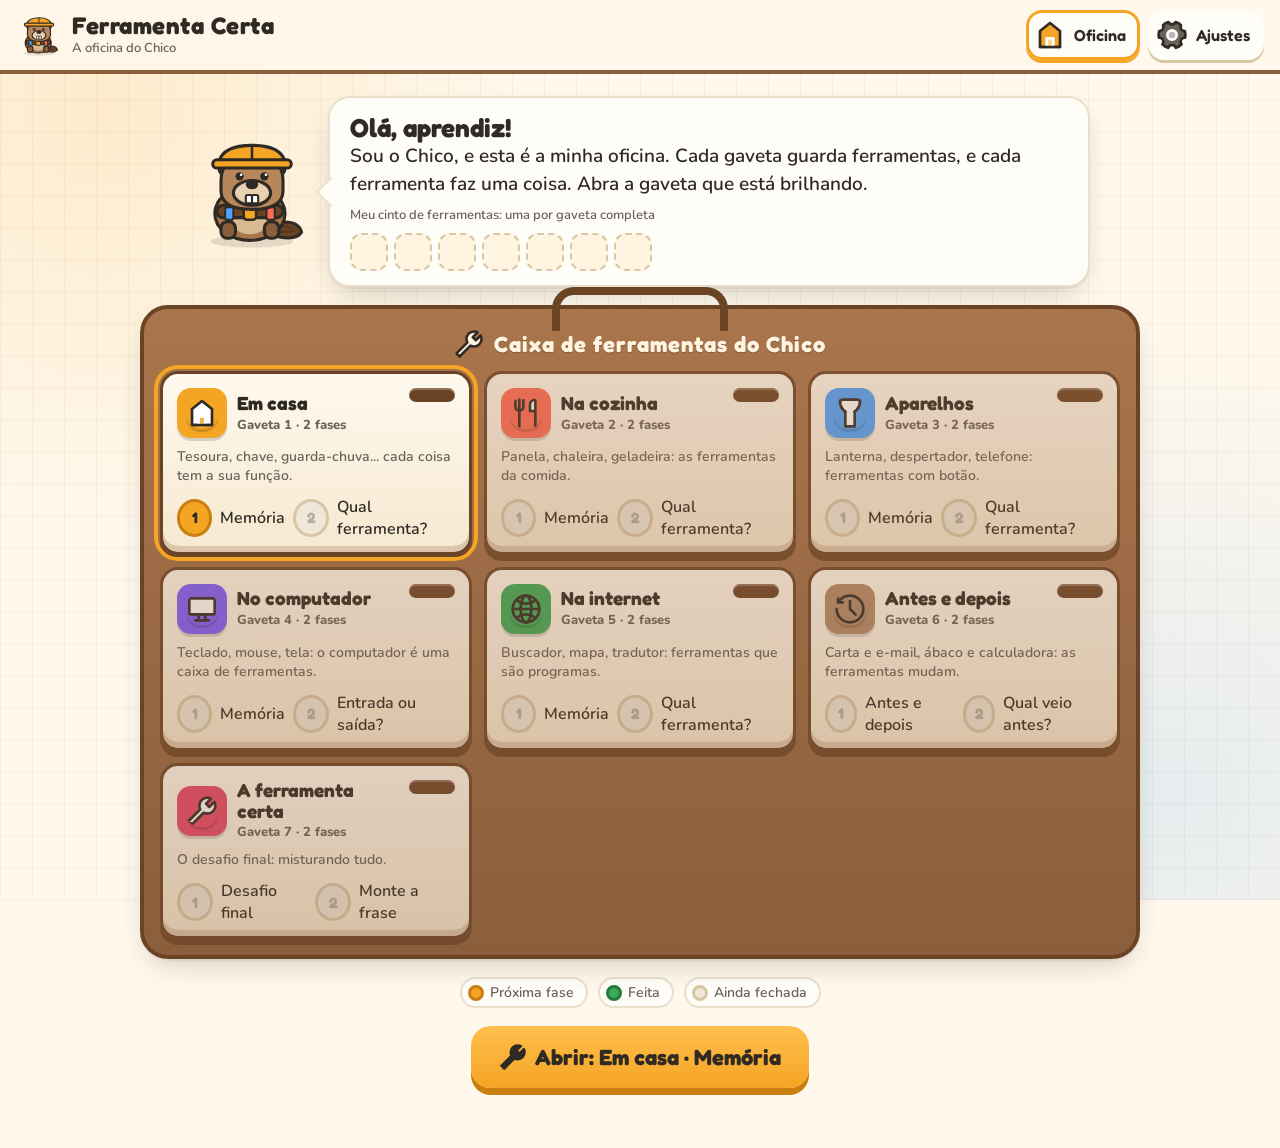
<file: index.html>
<!DOCTYPE html>
<html lang="pt-BR">
<head>
<meta charset="utf-8">
<meta name="viewport" content="width=device-width, initial-scale=1">
<meta name="color-scheme" content="light">
<meta name="theme-color" content="#FFF8EC">
<title>Ferramenta Certa</title>
<meta name="description" content="Jogo educativo para crianças: na oficina do castor Chico, ligue cada ferramenta ao que ela faz. Memória, Qual ferramenta?, Entrada ou saída? e Antes e depois. O computador também é uma caixa de ferramentas.">
<link rel="icon" href="favicon.svg" type="image/svg+xml">
<link rel="preload" href="fontes/fredoka-700.woff2" as="font" type="font/woff2" crossorigin>
<link rel="preload" href="fontes/nunito-600.woff2" as="font" type="font/woff2" crossorigin>
<link rel="stylesheet" href="estilo.css">
</head>
<body>
<div class="fundo" aria-hidden="true"></div>

<header class="barra">
  <button class="marca" id="btInicio" aria-label="Ir para a caixa de ferramentas"><span class="chico-mini" aria-hidden="true"></span><span><b>Ferramenta Certa</b><small>A oficina do Chico</small></span></button>
  <button class="bt-barra" id="btMapa"><span>Oficina</span></button>
  <button class="bt-barra" id="btAjustes" aria-label="Ajustes"><span>Ajustes</span></button>
</header>

<main>
  <section class="tela" id="mapa"></section>

  <section class="tela oculto" id="jogo">
    <div class="jogo-topo">
      <button class="bt-voltar" id="btVoltar">Oficina</button>
      <div class="chip" id="chipGaveta"></div>
      <div class="previa" id="previa" aria-hidden="true"></div>
      <button class="bt-redondo" id="btOuvir" aria-label="Ouvir a instrução"></button>
    </div>
    <div class="palco" id="palco"></div>
    <div class="aviso" id="aviso" aria-live="polite"></div>
  </section>

  <section class="tela oculto" id="ajustes"></section>
</main>

<div class="veu oculto" id="janela" role="dialog" aria-modal="true"></div>
<div class="veu oculto" id="premio" role="dialog" aria-modal="true"></div>

<script src="icones.js"></script>
<script src="jogo.js"></script>
</body>
</html>
</file>
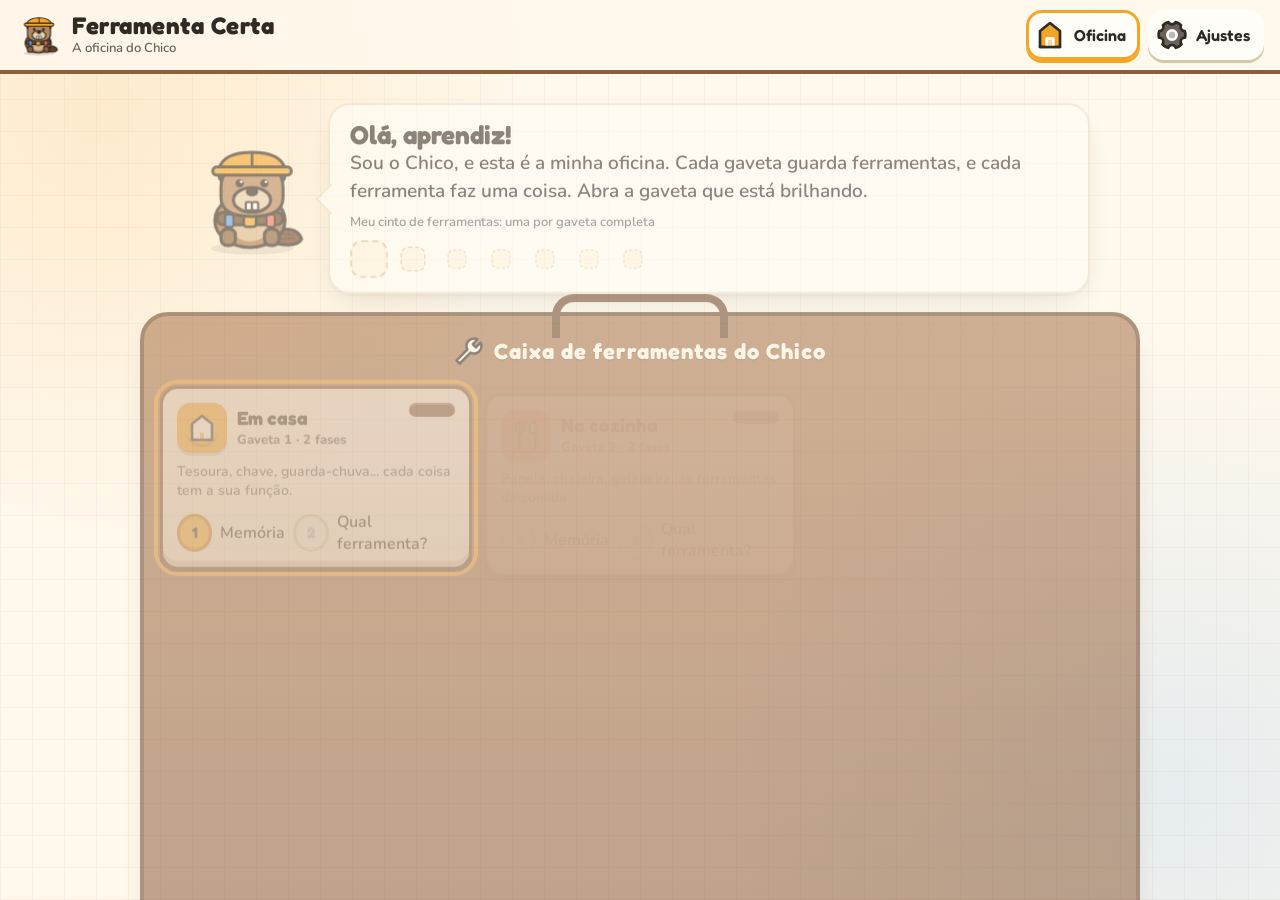
<file: FERRAMENTA-CERTA.html>
<!DOCTYPE html>
<html lang="pt-BR"><head><meta charset="utf-8"><meta http-equiv="refresh" content="0; url=./"><link rel="canonical" href="https://ferramenta-certa.cliick.dev/"><title>FERRAMENTA-CERTA</title></head>
<body><p>O jogo mudou de endereço: <a href="./">ferramenta-certa.cliick.dev</a></p></body></html>
</file>
<file: estilo.css>
@font-face{font-family:"Fredoka";src:url(fontes/fredoka-600.woff2) format("woff2");font-weight:600;font-display:swap}
@font-face{font-family:"Fredoka";src:url(fontes/fredoka-700.woff2) format("woff2");font-weight:700;font-display:swap}
@font-face{font-family:"Nunito";src:url(fontes/nunito-600.woff2) format("woff2");font-weight:600;font-display:swap}
@font-face{font-family:"Nunito";src:url(fontes/nunito-800.woff2) format("woff2");font-weight:800;font-display:swap}

/* ================= oficina: madeira, papel de projeto e tinta ================= */
:root{
  color-scheme:light;
  --tinta:#2F2A24; --tinta-2:#6B625A; --tinta-3:#A69C90;
  --papel:#FFFDF8; --papel-2:#FFF4E0; --creme:#FFF8EC; --borda:#EADFCB; --borda-2:#D8C7A6;
  --madeira:#8B5E3C; --madeira-2:#A9754C; --madeira-clara:#D9B991; --madeira-escura:#6B4426;
  --amarelo:#F5A524; --amarelo-suave:#FFE9BF; --amarelo-escuro:#C97F0E;
  --azul:#4DA3FF; --azul-suave:#DCEDFF; --azul-escuro:#2A6FD0;
  --verde:#3BAA5A; --verde-suave:#DFF3E4; --verde-escuro:#277A3F; --coral:#FF6B57; --coral-suave:#FFE1DC; --roxo:#7C5CFF; --roxo-suave:#E9E3FF;
  --sombra:0 2px 0 rgba(47,42,36,.05),0 12px 30px -12px rgba(47,42,36,.3);
  --titulo:"Fredoka","Nunito",system-ui,sans-serif; --texto:"Nunito",system-ui,sans-serif;
  --mola:cubic-bezier(.34,1.56,.64,1);
}
*{box-sizing:border-box;margin:0;padding:0}
html{background:var(--creme)}
body{font-family:var(--texto);font-weight:600;color:var(--tinta);min-height:100vh;-webkit-tap-highlight-color:transparent;overflow-x:hidden}
button{font:inherit;color:inherit;cursor:pointer;border:none;background:none}
button:focus-visible,[tabindex]:focus-visible{outline:4px solid var(--azul);outline-offset:4px;border-radius:16px}
svg{display:block}
.oculto{display:none!important}
.fundo{position:fixed;inset:0;z-index:-1;background:
  radial-gradient(circle at 8% 12%,rgba(245,165,36,.16) 0,transparent 30%),
  radial-gradient(circle at 92% 88%,rgba(77,163,255,.14) 0,transparent 32%),
  repeating-linear-gradient(0deg,rgba(139,94,60,.06) 0 1px,transparent 1px 32px),
  repeating-linear-gradient(90deg,rgba(139,94,60,.06) 0 1px,transparent 1px 32px),var(--creme)}

/* ================= barra ================= */
.barra{position:sticky;top:0;z-index:20;display:flex;align-items:center;gap:8px;padding:10px 16px;background:rgba(255,248,236,.88);backdrop-filter:blur(12px);-webkit-backdrop-filter:blur(12px);border-bottom:4px solid var(--madeira)}
.marca{display:flex;align-items:center;gap:10px;flex:1;min-width:0;text-align:left;border-radius:14px}
.marca .chico-mini{width:46px;height:46px;flex-shrink:0;display:block}
.marca .chico-mini svg{width:100%;height:100%}
.marca>span:last-child{min-width:0;overflow:hidden}
.marca b{display:block;font-family:var(--titulo);font-weight:700;font-size:clamp(17px,3.4vw,24px);line-height:1.1;white-space:nowrap;overflow:hidden;text-overflow:ellipsis;letter-spacing:.5px}
.marca small{display:block;font-size:13px;color:var(--tinta-2)}
.bt-barra{display:flex;align-items:center;gap:8px;height:50px;padding:0 14px 0 8px;border-radius:16px;background:var(--papel);box-shadow:0 3px 0 var(--borda-2);font-family:var(--titulo);font-weight:600;font-size:16px;transition:transform .2s var(--mola)}
.bt-barra:hover{transform:translateY(-2px)}
.bt-barra svg{width:32px;height:32px}
.bt-barra.ativo{box-shadow:0 3px 0 var(--amarelo),inset 0 0 0 3px var(--amarelo)}

main{max-width:1040px;margin:0 auto;padding:22px 16px 60px}
.tela{display:flex;flex-direction:column;align-items:center;gap:18px}
.tela.entra{animation:entra .45s var(--mola) backwards}
@keyframes entra{from{opacity:0;transform:translateY(16px)}to{opacity:1;transform:none}}

/* ================= Chico, o castor ================= */
.fala{display:flex;align-items:center;gap:14px;width:100%;max-width:900px}
.fala .chico{width:clamp(88px,15vw,124px);height:auto;flex-shrink:0}
.chico .c-corpo{transform-box:fill-box;transform-origin:50% 100%;animation:respira 3.4s ease-in-out infinite}
.chico .c-olhos{transform-box:fill-box;transform-origin:center;animation:pisca 5s infinite}
.chico .c-cauda{transform-box:fill-box;transform-origin:0% 50%;animation:cauda 3s ease-in-out infinite}
.chico.feliz .c-corpo{animation:pula .7s var(--mola) 2}
.chico.pensando .c-corpo{animation:inclina 1.2s ease-in-out 1}
@keyframes respira{0%,100%{transform:translateY(0)}50%{transform:translateY(-3px)}}
@keyframes pisca{0%,92%,100%{transform:scaleY(1)}95%{transform:scaleY(.1)}}
@keyframes cauda{0%,100%{transform:rotate(0)}50%{transform:rotate(8deg)}}
@keyframes pula{0%,100%{transform:translateY(0)}40%{transform:translateY(-12px) scale(1.03,.97)}70%{transform:translateY(0) scale(1.04,.96)}}
@keyframes inclina{0%,100%{transform:rotate(0)}30%{transform:rotate(-6deg)}65%{transform:rotate(4deg)}}
.balao{position:relative;flex:1;background:var(--papel);border-radius:22px;padding:14px 20px;box-shadow:var(--sombra);font-size:clamp(16px,2.6vw,19px);line-height:1.45;border:2px solid var(--borda)}
.balao::before{content:"";position:absolute;left:-10px;top:50%;width:20px;height:20px;background:var(--papel);border-left:2px solid var(--borda);border-bottom:2px solid var(--borda);transform:translateY(-50%) rotate(45deg)}
.balao b{font-family:var(--titulo);font-weight:700;font-size:clamp(20px,3.6vw,26px);display:block;line-height:1.2}
.cinto{display:flex;gap:6px;flex-wrap:wrap;margin-top:8px}
.cinto span{width:38px;height:38px;border-radius:12px;background:var(--amarelo-suave);border:2px solid var(--amarelo);display:flex;align-items:center;justify-content:center;animation:pop .5s var(--mola) backwards}
.cinto span svg{width:24px;height:24px}
.cinto span.vazio{background:var(--papel-2);border:2px dashed var(--borda-2)}

/* ================= caixa de ferramentas (mapa) ================= */
.caixa{width:100%;max-width:1000px;background:linear-gradient(180deg,var(--madeira-2),var(--madeira));border-radius:28px;padding:16px;box-shadow:var(--sombra);position:relative;border:4px solid var(--madeira-escura)}
.caixa::before{content:"";position:absolute;left:50%;top:-22px;transform:translateX(-50%);width:160px;height:36px;border:8px solid var(--madeira-escura);border-bottom:none;border-radius:22px 22px 0 0;background:transparent}
.caixa-topo{display:flex;align-items:center;justify-content:center;gap:10px;color:#FFF4E0;font-family:var(--titulo);font-weight:700;font-size:clamp(16px,3vw,22px);letter-spacing:1px;padding:4px 0 12px;text-shadow:0 1px 0 rgba(0,0,0,.25)}
.caixa-topo svg{width:30px;height:30px}
.gavetas{display:grid;grid-template-columns:repeat(auto-fill,minmax(260px,1fr));gap:12px}
.gaveta{position:relative;text-align:left;background:linear-gradient(180deg,#FFF9EE,#F6E8D0);border-radius:18px;padding:14px 14px 12px;border:3px solid var(--madeira-escura);box-shadow:inset 0 -6px 0 rgba(139,94,60,.25),0 6px 0 var(--madeira-escura);display:flex;flex-direction:column;gap:10px;transition:transform .25s var(--mola);animation:entra .5s var(--mola) backwards}
.gaveta:hover{transform:translateY(-3px)}
.gaveta .alca{position:absolute;right:14px;top:14px;width:46px;height:14px;border-radius:8px;background:var(--madeira-escura);box-shadow:inset 0 2px 0 rgba(255,255,255,.25)}
.gaveta .cab{display:flex;align-items:center;gap:10px;padding-right:56px}
.gaveta .cab .ic{width:50px;height:50px;border-radius:14px;background:var(--cor,var(--amarelo));display:flex;align-items:center;justify-content:center;flex-shrink:0;box-shadow:0 3px 0 rgba(0,0,0,.15)}
.gaveta .cab .ic svg{width:32px;height:32px}
.gaveta h2{font-family:var(--titulo);font-weight:700;font-size:19px;line-height:1.1}
.gaveta .cab small{display:block;font-size:13px;color:var(--tinta-2);font-weight:800;margin-top:2px}
.gaveta p{font-size:14px;color:var(--tinta-2);line-height:1.35}
.parafusos{display:flex;gap:8px;align-items:center}
.parafuso{width:38px;height:38px;border-radius:50%;background:var(--papel);border:3px solid var(--borda-2);display:flex;align-items:center;justify-content:center;font-family:var(--titulo);font-weight:700;font-size:15px;color:var(--tinta-2);transition:transform .2s var(--mola)}
.parafuso:hover{transform:scale(1.08)}
.parafuso.feita{background:var(--verde);border-color:var(--verde-escuro);color:#fff}
.parafuso.feita svg{width:20px;height:20px}
.parafuso.atual{background:var(--amarelo);border-color:var(--amarelo-escuro);color:var(--tinta);animation:pulsa 1.8s ease-in-out infinite}
.parafuso.fechada{background:#EFE7D8;color:#B8AE9F;cursor:not-allowed}
.parafuso .rot{font-size:11px;font-weight:800}
@keyframes pulsa{0%,100%{box-shadow:0 0 0 0 rgba(245,165,36,.6)}50%{box-shadow:0 0 0 10px rgba(245,165,36,0)}}
.gaveta.fechada{opacity:.72}
.gaveta.completa{background:linear-gradient(180deg,#F1FBF3,#DDF2E2);border-color:var(--verde-escuro);box-shadow:inset 0 -6px 0 rgba(39,122,63,.2),0 6px 0 var(--verde-escuro)}
.gaveta.completa .selo{position:absolute;right:12px;bottom:10px;background:var(--verde);color:#fff;border-radius:30px;padding:3px 10px 3px 6px;font-family:var(--titulo);font-size:12px;display:flex;align-items:center;gap:4px}
.gaveta.completa .selo svg{width:16px;height:16px}
.gaveta.atual{outline:4px solid var(--amarelo);outline-offset:2px}
.linha-bts{display:flex;gap:10px;flex-wrap:wrap;justify-content:center;align-items:center}
.legenda-mapa{display:flex;gap:10px;flex-wrap:wrap;justify-content:center;font-size:14px;color:var(--tinta-2)}
.legenda-mapa span{display:flex;align-items:center;gap:6px;background:var(--papel);border-radius:30px;padding:4px 12px 4px 6px;border:2px solid var(--borda)}
.legenda-mapa i{width:16px;height:16px;border-radius:50%;display:inline-block;border:3px solid var(--borda-2);background:var(--papel)}
.legenda-mapa i.f{border-color:var(--verde-escuro);background:var(--verde)} .legenda-mapa i.a{border-color:var(--amarelo-escuro);background:var(--amarelo)} .legenda-mapa i.x{background:#EFE7D8}

/* ================= jogo ================= */
#jogo{gap:14px}
.jogo-topo{display:flex;align-items:center;gap:10px;width:100%;max-width:1000px;flex-wrap:wrap}
.bt-voltar{display:flex;align-items:center;gap:6px;height:46px;padding:0 16px 0 8px;border-radius:40px;background:var(--tinta);color:#fff;font-family:var(--titulo);font-weight:600;font-size:16px;transition:transform .2s var(--mola)}
.bt-voltar:hover{transform:translateY(-2px)}
.bt-voltar svg{width:28px;height:28px}
.chip{display:flex;align-items:center;gap:8px;background:var(--papel);border-radius:40px;padding:6px 14px 6px 6px;box-shadow:0 3px 0 var(--borda-2);font-family:var(--titulo);font-weight:600;font-size:15px}
.chip svg{width:32px;height:32px;padding:4px;border-radius:50%;background:var(--amarelo-suave)}
.previa{display:flex;gap:6px;margin-left:auto;align-items:center;flex-wrap:wrap;max-width:50%}
.previa i{width:13px;height:13px;border-radius:50%;background:var(--borda-2);display:block;transition:all .3s}
.previa i.f{background:var(--verde)}
.previa i.a{width:28px;border-radius:10px;background:var(--amarelo);box-shadow:0 0 0 3px #fff,0 0 0 5px var(--amarelo)}
.bt-redondo{width:52px;height:52px;border-radius:50%;background:var(--papel);box-shadow:0 4px 0 var(--borda-2);display:flex;align-items:center;justify-content:center;transition:transform .2s var(--mola)}
.bt-redondo:hover{transform:translateY(-2px)}
.bt-redondo svg{width:32px;height:32px}
.palco{width:100%;max-width:1000px;display:flex;flex-direction:column;align-items:center;gap:16px}
.pista{width:100%;max-width:900px;background:var(--papel);border-radius:22px;padding:12px 20px;box-shadow:var(--sombra);border:2px solid var(--borda);text-align:center;font-size:clamp(16px,2.8vw,21px);font-weight:800;line-height:1.35}
.pista .qa,.pista .qz{display:inline-block;border-radius:10px;padding:0 10px;font-family:var(--titulo);font-weight:700;letter-spacing:.5px}
.pista .qa{background:var(--amarelo);color:var(--tinta)} .pista .qz{background:var(--azul);color:#fff}
/* cartas da memória */
.grade{display:grid;gap:clamp(8px,1.6vw,14px);width:100%;max-width:900px;perspective:1200px}
.grade.g12{grid-template-columns:repeat(4,1fr)} .grade.g16{grid-template-columns:repeat(4,1fr)}
.carta{position:relative;aspect-ratio:1/0.9;border:none;background:none;cursor:pointer;transform-style:preserve-3d;transition:transform .5s var(--mola);animation:entra .5s var(--mola) backwards}
.carta.aberta,.carta.ok{transform:rotateY(180deg)}
.carta .face{position:absolute;inset:0;border-radius:18px;backface-visibility:hidden;-webkit-backface-visibility:hidden;display:flex;flex-direction:column;align-items:center;justify-content:center;gap:4px;border:4px solid transparent;box-shadow:0 5px 0 rgba(47,42,36,.18),0 10px 20px -10px rgba(47,42,36,.35)}
.carta .verso{font-family:var(--titulo);font-weight:700;letter-spacing:1px}
.carta.fer .verso{background:linear-gradient(180deg,#FFD27A,var(--amarelo));border-color:var(--amarelo-escuro);color:#5A3A00}
.carta.fun .verso{background:linear-gradient(180deg,#8CC5FF,var(--azul));border-color:var(--azul-escuro);color:#fff}
.carta .verso svg{width:34%;height:34%;opacity:.55}
.carta .verso small{font-size:clamp(9px,1.4vw,12px)}
.carta .frente{transform:rotateY(180deg);background:var(--papel);border-color:var(--borda-2)}
.carta.fer .frente{border-color:var(--amarelo)} .carta.fun .frente{border-color:var(--azul)}
.carta .frente svg{width:52%;height:52%}
.carta .frente b{font-family:var(--titulo);font-weight:600;font-size:clamp(10px,1.6vw,14px);text-align:center;line-height:1.1;padding:0 4px}
.carta.ok .frente{border-color:var(--verde);background:var(--verde-suave)}
.carta.ok{cursor:default}
.carta.ok .frente::after{content:"";position:absolute;right:-8px;top:-8px;width:24px;height:24px;border-radius:50%;background:var(--verde);border:3px solid #fff;background-image:url("data:image/svg+xml,%3Csvg xmlns='http://www.w3.org/2000/svg' viewBox='0 0 24 24'%3E%3Cpath d='M5 12.5l4.5 4.5L19 7.5' fill='none' stroke='%23fff' stroke-width='3.6' stroke-linecap='round' stroke-linejoin='round'/%3E%3C/svg%3E");background-size:70%;background-position:center;background-repeat:no-repeat;animation:pop .5s var(--mola)}
.carta:hover:not(.ok):not(.aberta){transform:translateY(-4px)}
.carta.treme{animation:treme .45s ease!important;transform:rotateY(180deg)}
.frase{width:100%;max-width:900px;min-height:70px;display:flex;align-items:center;justify-content:center;gap:12px;background:var(--verde-suave);border:3px solid #BFE4C8;border-radius:20px;padding:10px 16px;font-size:clamp(17px,3vw,24px);font-weight:800;text-align:center;animation:entra .4s var(--mola)}
.frase svg{width:40px;height:40px;flex-shrink:0}
.frase.vazia{background:var(--papel-2);border-style:dashed;border-color:var(--borda-2);color:var(--tinta-3);font-weight:600;font-size:16px}
/* cartão de situação + opções */
.cartao-sit{width:100%;max-width:900px;background:var(--papel);border-radius:26px;box-shadow:var(--sombra);border:2px solid var(--borda);padding:18px 22px;display:flex;flex-direction:column;align-items:center;gap:10px;text-align:center}
.tag{font-family:var(--titulo);font-size:13px;letter-spacing:1.5px;text-transform:uppercase;color:#fff;background:var(--madeira);border-radius:30px;padding:4px 14px}
.cartao-sit .fig{width:clamp(72px,13vw,104px);height:clamp(72px,13vw,104px);border-radius:26px;background:var(--azul-suave);display:flex;align-items:center;justify-content:center;animation:boia 3.4s ease-in-out infinite}
.cartao-sit .fig svg{width:66%;height:66%}
.cartao-sit .fig.am{background:var(--amarelo-suave)}
@keyframes boia{0%,100%{transform:translateY(0) rotate(-2deg)}50%{transform:translateY(-6px) rotate(2deg)}}
.frase-sit{font-family:var(--titulo);font-weight:600;font-size:clamp(20px,3.8vw,30px);line-height:1.25}
.desc{color:var(--tinta-2);font-size:clamp(15px,2.6vw,18px)}
.opcoes{display:flex;gap:clamp(10px,2.4vw,18px);flex-wrap:wrap;justify-content:center;width:100%;max-width:960px}
.opcao{position:relative;background:var(--papel);border-radius:22px;box-shadow:0 6px 0 var(--borda-2),0 14px 24px -12px rgba(47,42,36,.3);border:3px solid var(--borda);min-width:170px;flex:1;max-width:300px;
  display:flex;flex-direction:column;align-items:center;justify-content:center;gap:8px;padding:14px 12px;font-family:var(--titulo);font-weight:600;font-size:clamp(15px,2.6vw,19px);text-align:center;line-height:1.2;
  transition:transform .2s ease,opacity .3s;animation:entra .5s var(--mola) backwards}
.opcao svg.ic{width:clamp(44px,8vw,66px);height:clamp(44px,8vw,66px)}
.opcao:hover{transform:translateY(-4px)}
.opcao.certa{border-color:var(--verde);background:var(--verde-suave);box-shadow:0 6px 0 var(--verde);cursor:default}
.opcao.fora{opacity:.4;cursor:default;transform:scale(.96)}
.opcao.fora:hover{transform:scale(.96)}
.opcoes.grade4 .opcao{min-width:0;flex:0 0 calc(25% - 14px);max-width:none;padding:12px 6px;font-size:clamp(13px,2vw,16px)}
.opcoes.duas .opcao{flex:0 0 calc(50% - 10px);max-width:none;padding:18px 12px;font-size:clamp(17px,3vw,22px)}
.opcoes.duas .opcao small{display:block;font-family:var(--texto);font-weight:600;font-size:13px;color:var(--tinta-2);margin-top:2px}
.opcoes.vert{flex-direction:column;align-items:stretch;max-width:760px}
.opcoes.vert .opcao{max-width:none;flex-direction:row;justify-content:flex-start;text-align:left;font-family:var(--texto);font-weight:800;font-size:clamp(15px,2.6vw,18px);padding:12px 16px}
.opcoes.vert .opcao .num{width:34px;height:34px;border-radius:50%;background:var(--amarelo-suave);display:flex;align-items:center;justify-content:center;flex-shrink:0;font-family:var(--titulo);font-weight:700}
.opcao.entrada.certa{border-color:var(--azul);background:var(--azul-suave);box-shadow:0 6px 0 var(--azul)}
.ok-op{position:absolute;top:-10px;right:-8px;width:36px;height:36px;border-radius:50%;background:var(--verde);color:#fff;border:4px solid #fff;display:flex;align-items:center;justify-content:center;animation:pop .5s var(--mola)}
.ok-op svg{width:20px;height:20px}
@keyframes pop{0%{transform:scale(.5)}60%{transform:scale(1.15)}100%{transform:scale(1)}}
.treme{animation:treme .45s ease!important}
@keyframes treme{0%,100%{translate:0}20%{translate:-8px}40%{translate:7px}60%{translate:-5px}80%{translate:3px}}
.aviso{min-height:60px;display:flex;align-items:center;justify-content:center;width:100%}
.aviso-caixa{background:var(--azul-suave);border:3px solid #BBD8F7;border-radius:20px;padding:10px 20px;font-size:clamp(16px,2.8vw,20px);font-weight:800;max-width:760px;text-align:center;animation:entra .4s var(--mola)}
.aviso-caixa.bom{background:var(--verde-suave);border-color:#BFE4C8}
.aviso-caixa b{font-family:var(--titulo)}

/* ================= prêmio, diploma ================= */
.veu{position:fixed;inset:0;z-index:50;display:flex;align-items:center;justify-content:center;padding:16px;overflow:auto;background:rgba(47,42,36,.42);backdrop-filter:blur(6px);-webkit-backdrop-filter:blur(6px);animation:veu .3s ease}
@keyframes veu{from{opacity:0}to{opacity:1}}
.cartao{margin:auto;width:100%;max-width:560px;background:var(--papel);border-radius:30px;box-shadow:0 30px 70px -20px rgba(47,42,36,.5);padding:26px 24px 22px;text-align:center;display:flex;flex-direction:column;align-items:center;gap:14px;position:relative;animation:sobe .55s var(--mola)}
.cartao::before{content:"";position:absolute;inset:0 0 auto 0;height:12px;border-radius:30px 30px 0 0;background:var(--cor-selo,var(--amarelo))}
@keyframes sobe{from{opacity:0;transform:translateY(40px) scale(.94)}to{opacity:1;transform:none}}
.cartao h2{font-family:var(--titulo);font-weight:700;font-size:clamp(26px,5.6vw,36px);margin-top:4px}
.cartao .kick{font-family:var(--titulo);font-size:13px;letter-spacing:2px;text-transform:uppercase;color:var(--madeira)}
.cartao .resp{background:var(--amarelo-suave);border-radius:18px;padding:12px 16px;font-size:clamp(15px,2.8vw,18px);line-height:1.45;font-weight:800;text-align:left;width:100%}
.cartao .sub{color:var(--tinta-2);font-size:16px}
.lista-frases{width:100%;display:flex;flex-direction:column;gap:6px;text-align:left;max-height:40vh;overflow:auto}
.lista-frases div{display:flex;align-items:center;gap:8px;background:var(--papel-2);border-radius:12px;padding:6px 10px;font-size:14px;line-height:1.3}
.lista-frases div svg{width:26px;height:26px;flex-shrink:0}
.carimbo-c{width:124px;height:124px;border-radius:50%;background:#fff;border:10px solid var(--cor-selo,var(--amarelo));display:flex;align-items:center;justify-content:center;box-shadow:0 0 0 5px #fff,0 16px 30px -12px rgba(47,42,36,.5);animation:vira 1s var(--mola);transform:rotate(-6deg)}
.carimbo-c svg{width:62%;height:62%}
@keyframes vira{from{transform:rotateY(180deg) scale(.4) rotate(-6deg);opacity:0}to{transform:rotate(-6deg);opacity:1}}
.bt-principal{height:62px;padding:0 28px;border-radius:20px;background:linear-gradient(180deg,#FFBE4D,var(--amarelo));color:var(--tinta);font-family:var(--titulo);font-weight:700;font-size:22px;box-shadow:0 7px 0 var(--amarelo-escuro);transition:transform .2s var(--mola);display:flex;align-items:center;gap:8px}
.bt-principal:hover{transform:translateY(-2px)}
.bt-principal:active{transform:translateY(5px);box-shadow:0 2px 0 var(--amarelo-escuro)}
.bt-principal svg{width:28px;height:28px}
.bt-principal.verde{background:linear-gradient(180deg,#5CC97A,var(--verde));color:#fff;box-shadow:0 7px 0 var(--verde-escuro)}
.bt-principal.verde:active{box-shadow:0 2px 0 var(--verde-escuro)}
.bt-leve{display:flex;align-items:center;gap:6px;height:50px;padding:0 16px 0 10px;border-radius:16px;background:var(--papel-2);border:2px solid var(--borda);font-family:var(--titulo);font-weight:600;font-size:16px}
.bt-leve svg{width:28px;height:28px}
.campo-nome{font:inherit;font-family:var(--titulo);font-weight:600;font-size:24px;text-align:center;padding:10px 16px;border-radius:16px;border:3px solid var(--borda-2);width:min(100%,320px);background:var(--papel-2);color:var(--tinta)}
.campo-nome:focus{outline:none;border-color:var(--amarelo)}
.confete{position:fixed;top:-20px;width:12px;height:12px;z-index:60;pointer-events:none;animation:cai var(--dur) cubic-bezier(.25,.6,.5,1) var(--atraso) forwards}
@keyframes cai{to{transform:translate(var(--dx),105vh) rotate(var(--giro))}}
.diploma{width:100%;max-width:820px;background:var(--papel);border:10px double var(--madeira);border-radius:12px;padding:28px 26px;text-align:center;display:flex;flex-direction:column;align-items:center;gap:10px;box-shadow:var(--sombra)}
.diploma .chico{width:110px}
.diploma .kick{font-family:var(--titulo);font-size:13px;letter-spacing:3px;text-transform:uppercase;color:var(--madeira)}
.diploma h2{font-family:var(--titulo);font-weight:700;font-size:clamp(26px,5vw,38px)}
.diploma .nome{font-family:var(--titulo);font-weight:700;font-size:clamp(26px,5vw,36px);color:var(--amarelo-escuro);border-bottom:3px solid var(--borda-2);padding:0 20px 4px;min-width:60%}
.diploma p{font-size:16px;line-height:1.5;max-width:620px}
.aprendi{width:100%;display:grid;grid-template-columns:repeat(auto-fill,minmax(210px,1fr));gap:8px;text-align:left;margin-top:8px}
.aprendi div{display:flex;gap:8px;align-items:center;background:var(--papel-2);border-radius:12px;padding:8px 10px;font-size:13px;line-height:1.35}
.aprendi div svg{width:28px;height:28px;flex-shrink:0}
.aprendi div b{font-family:var(--titulo);font-weight:600;display:block;font-size:14px}
.diploma .data{font-size:13px;color:var(--tinta-2);margin-top:6px}
.cert-janela{max-width:900px!important;padding:26px 16px 20px!important}
.cert-janela .campo-nome{margin:0 auto}
#impressao{display:none}
@media print{body.imprimindo>*:not(#impressao){display:none!important}#impressao{display:block!important;padding:10px}.diploma{box-shadow:none}}

/* ================= ajustes ================= */
.titulo-tela{display:flex;align-items:center;gap:12px;font-family:var(--titulo);font-weight:700;font-size:clamp(24px,4.6vw,34px);text-align:center}
.titulo-tela svg{width:48px;height:48px}
.texto-tela{color:var(--tinta-2);font-size:17px;text-align:center;max-width:620px}
.ajustes{width:100%;max-width:600px;display:flex;flex-direction:column;gap:12px}
.ajuste{display:flex;align-items:center;gap:14px;background:var(--papel);border:2px solid var(--borda);border-radius:22px;padding:14px 16px;box-shadow:var(--sombra);text-align:left;font-size:18px;font-weight:800}
.ajuste>svg{width:46px;height:46px;flex-shrink:0;padding:5px;border-radius:14px;background:var(--papel-2)}
.ajuste .txt{flex:1}
.ajuste small{display:block;font-size:15px;font-weight:600;color:var(--tinta-2);margin-top:2px}
.chave{width:66px;height:38px;border-radius:40px;background:var(--borda-2);position:relative;flex-shrink:0;transition:background .25s}
.chave::after{content:"";position:absolute;top:4px;left:4px;width:30px;height:30px;border-radius:50%;background:#fff;box-shadow:0 2px 6px rgba(0,0,0,.2);transition:left .3s var(--mola)}
.ajuste[aria-checked="true"] .chave{background:var(--verde)}
.ajuste[aria-checked="true"] .chave::after{left:32px}
.ajuste.perigo{color:#B04A33}

body.sem-animacao *,body.sem-animacao *::before,body.sem-animacao *::after{animation:none!important;transition:none!important}
body.turma{font-size:118%}
body.turma .frase-sit{font-size:clamp(26px,4.4vw,38px)}
body.turma .opcao{font-size:clamp(19px,3vw,23px)}
body.turma .pista{font-size:clamp(20px,3.4vw,26px)}
body.turma .aviso-caixa{font-size:clamp(19px,3vw,24px)}
body.turma .frase{font-size:clamp(22px,3.4vw,28px)}

@media (max-width:640px){
  .bt-barra span{display:none}
  .bt-barra{padding:0 8px}
  .marca small{display:none}
  .balao::before{display:none}
  .fala{flex-direction:column;text-align:center}
  .cinto{justify-content:center}
  .jogo-topo .chip{display:none}
  .previa{margin-left:0;max-width:100%}
  .opcoes.grade4 .opcao{flex:0 0 calc(50% - 8px)}
  .opcao{min-width:130px}
  .grade{gap:8px}
  .carta .frente svg{width:46%;height:46%}
  .caixa{padding:12px}
  .caixa::before{width:110px;top:-18px;height:28px}
}
</file>
